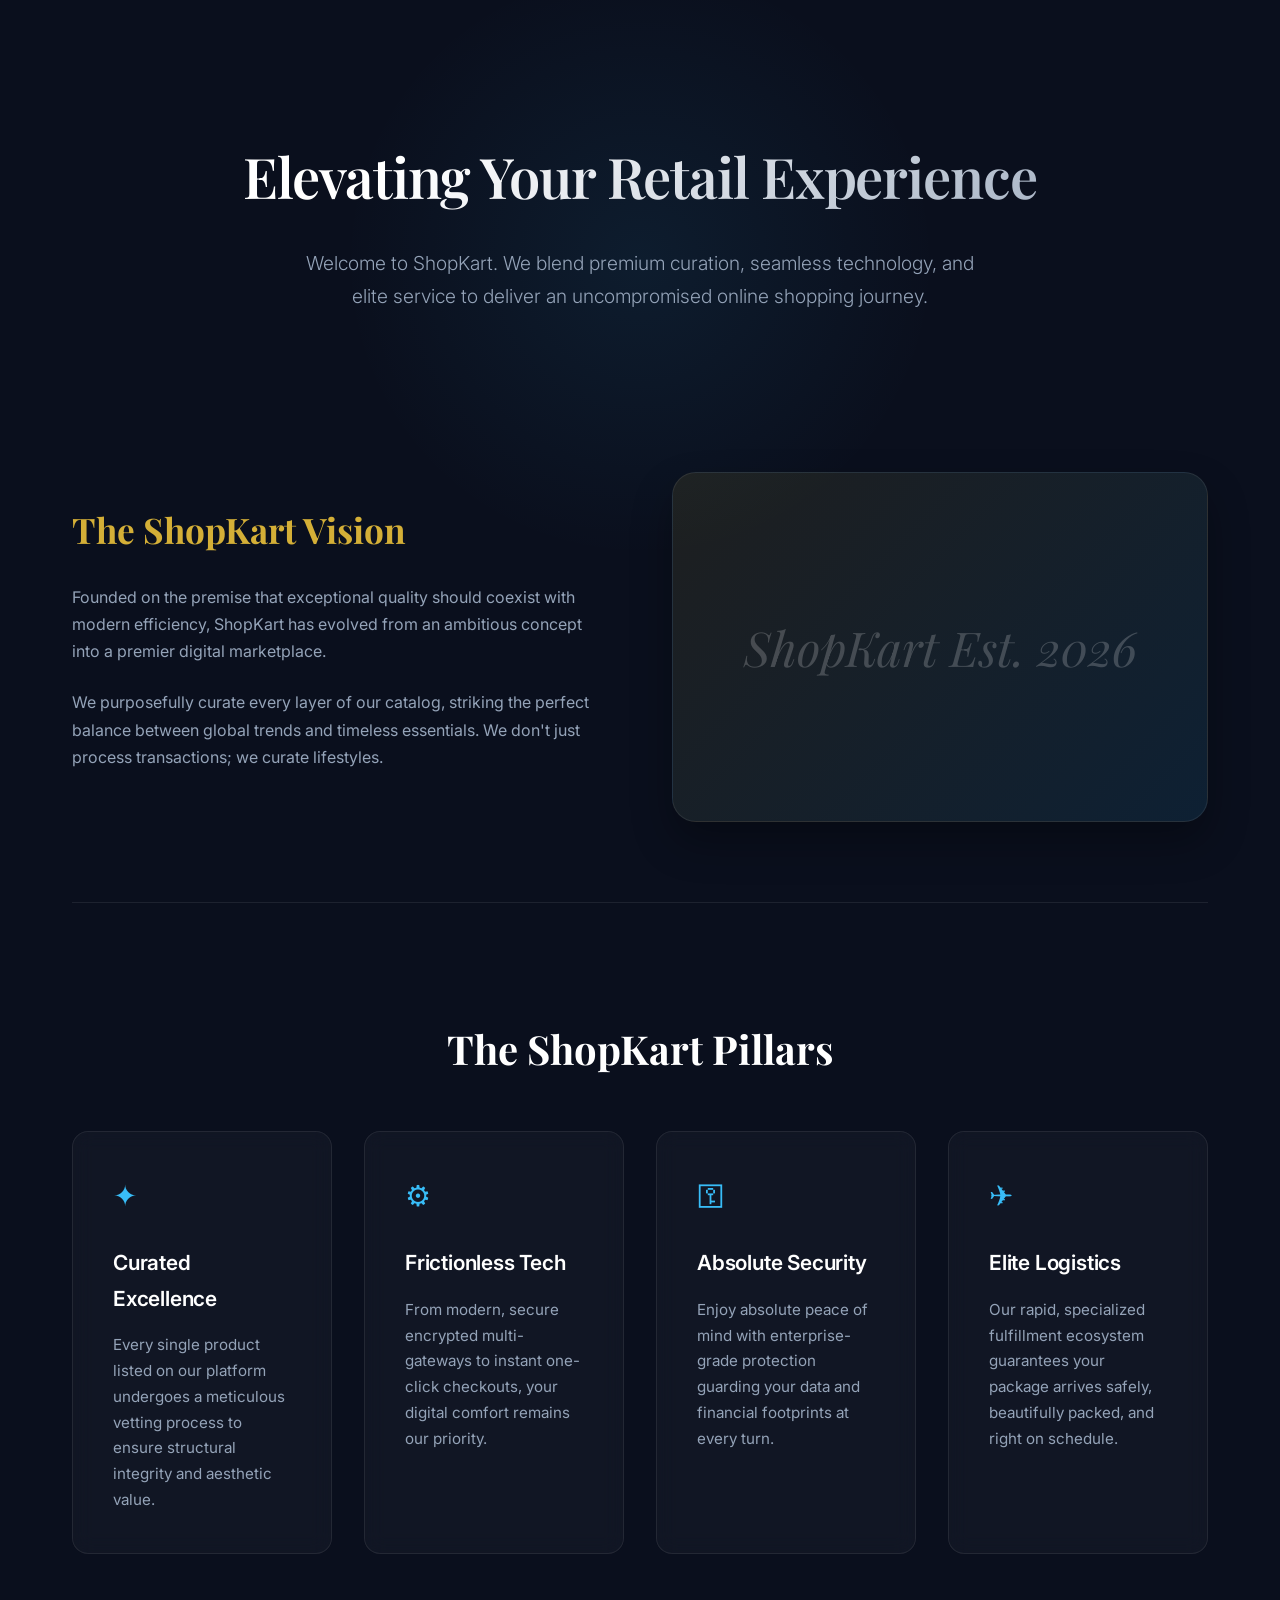
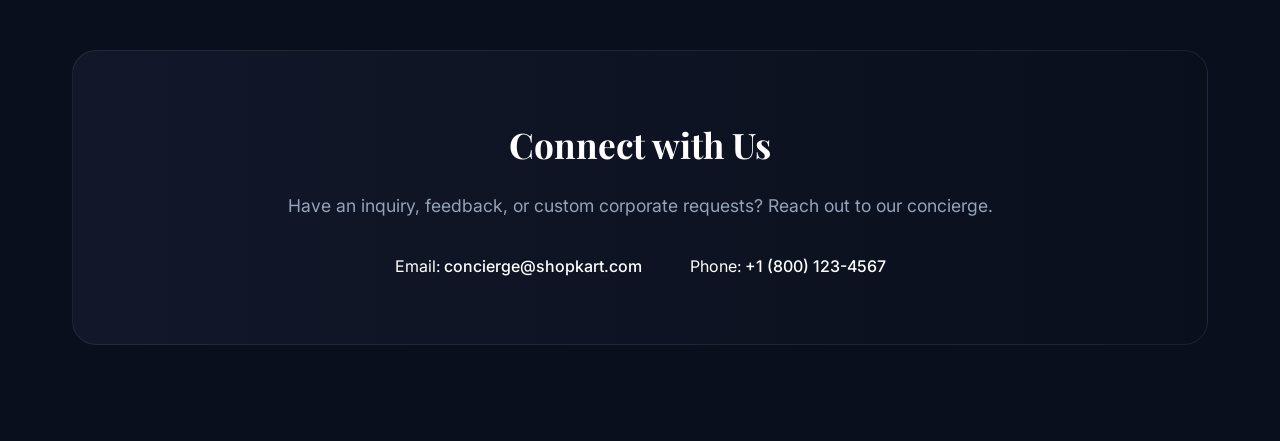
<file: templates/about.html>
<!DOCTYPE html>
<html lang="en">
<head>
    <meta charset="UTF-8">
    <meta name="viewport" content="width=device-width, initial-scale=1.0">
    <title>About Us | ShopKart</title>
    <link rel="preconnect" href="https://fonts.googleapis.com">
    <link rel="preconnect" href="https://fonts.gstatic.com" crossorigin>
    <link href="https://fonts.googleapis.com/css2?family=Inter:wght@300;400;500;600;700&family=Playfair+Display:ital,wght@0,600;1,400&display=swap" rel="stylesheet">
    
    <style>
        /* --- Premium Design Tokens & Reset --- */
        :root {
            --bg-dark: #0a0f1d;
            --bg-card: rgba(255, 255, 255, 0.03);
            --border-color: rgba(255, 255, 255, 0.08);
            --text-primary: #ffffff;
            --text-secondary: #94a3b8;
            --accent-gold: #d4af37;
            --accent-blue: #38bdf8;
            --font-sans: 'Inter', sans-serif;
            --font-serif: 'Playfair Display', serif;
            
        }

        * {
            box-sizing: border-box;
            margin: 0;
            padding: 0;
        }

        body {
            background-color: var(--bg-dark);
            color: var(--text-primary);
            font-family: var(--font-sans);
            line-height: 1.7;
            overflow-x: hidden;
        }

        /* --- Layout Container --- */
        .container {
            max-width: 1200px;
            margin: 0 auto;
            padding: 0 2rem;
        }

        /* --- Hero Section --- */
        .hero {
            text-align: center;
            padding: 8rem 0 5rem 0;
            position: relative;
        }

        .hero::before {
            content: '';
            position: absolute;
            top: -10%;
            left: 50%;
            transform: translateX(-50%);
            width: 600px;
            height: 600px;
            background: radial-gradient(circle, rgba(56, 189, 248, 0.08) 0%, rgba(0,0,0,0) 70%);
            z-index: -1;
            pointer-events: none;
        }

        .hero h1 {
            font-family: var(--font-serif);
            font-size: 3.5rem;
            font-weight: 600;
            letter-spacing: -0.02em;
            margin-bottom: 1.5rem;
            background: linear-gradient(135deg, #fff 30%, var(--text-secondary) 100%);
            background-clip:text;
            -webkit-background-clip: text;
            -webkit-text-fill-color: transparent;
        }

        .hero p {
            font-size: 1.2rem;
            color: var(--text-secondary);
            max-width: 700px;
            margin: 0 auto;
            font-weight: 300;
        }

        /* --- Story / Mission Section --- */
        .story-section {
            padding: 5rem 0;
            display: grid;
            grid-template-columns: 1fr 1fr;
            gap: 4rem;
            align-items: center;
            border-bottom: 1px solid var(--border-color);
        }

        .story-content h2 {
            font-family: var(--font-serif);
            font-size: 2.2rem;
            margin-bottom: 1.5rem;
            color: var(--accent-gold);
        }

        .story-content p {
            color: var(--text-secondary);
            margin-bottom: 1.5rem;
        }

        .story-visual {
            background: linear-gradient(135deg, rgba(212, 175, 55, 0.1) 0%, rgba(56, 189, 248, 0.1) 100%);
            border: 1px solid var(--border-color);
            border-radius: 24px;
            height: 350px;
            display: flex;
            align-items: center;
            justify-content: center;
            font-family: var(--font-serif);
            font-size: 3rem;
            font-style: italic;
            color: rgba(255, 255, 255, 0.2);
            box-shadow: 0 20px 40px rgba(0,0,0,0.3);
        }

        /* --- Grid Features (The Promise) --- */
        .section-title {
            text-align: center;
            font-family: var(--font-serif);
            font-size: 2.5rem;
            margin: 7rem 0 3rem 0;
        }

        .grid {
            display: grid;
            grid-template-columns: repeat(auto-fit, minmax(250px, 1fr));
            gap: 2rem;
            margin-bottom: 5rem;
        }

        .card {
            background: var(--bg-card);
            border: 1px solid var(--border-color);
            border-radius: 16px;
            padding: 2.5rem;
            backdrop-filter: blur(10px);
            transition: all 0.4s cubic-bezier(0.16, 1, 0.3, 1);
        }

        .card:hover {
            transform: translateY(-5px);
            border-color: rgba(56, 189, 248, 0.3);
            background: rgba(255, 255, 255, 0.05);
            box-shadow: 0 15px 30px rgba(0, 0, 0, 0.2);
        }

        .card-icon {
            font-size: 1.8rem;
            color: var(--accent-blue);
            margin-bottom: 1.5rem;
        }

        .card h3 {
            font-size: 1.3rem;
            font-weight: 600;
            margin-bottom: 1rem;
            letter-spacing: -0.01em;
        }

        .card p {
            color: var(--text-secondary);
            font-size: 0.95rem;
        }

        /* --- Contact / Footer Banner --- */
        .cta-banner {
            background: linear-gradient(90deg, rgba(20, 26, 46, 0.8) 0%, rgba(10, 15, 29, 0.8) 100%);
            border: 1px solid var(--border-color);
            border-radius: 24px;
            padding: 4rem;
            text-align: center;
            margin: 6rem 0;
            position: relative;
            overflow: hidden;
        }

        .cta-banner h2 {
            font-family: var(--font-serif);
            font-size: 2.2rem;
            margin-bottom: 1rem;
        }

        .cta-banner p {
            color: var(--text-secondary);
            margin-bottom: 2rem;
            font-size: 1.1rem;
        }

        .contact-details {
            display: flex;
            justify-content: center;
            gap: 3rem;
            flex-wrap: wrap;
        }

        .contact-item a {
            color: var(--text-primary);
            text-decoration: none;
            font-weight: 500;
            transition: color 0.3s ease;
        }

        .contact-item a:hover {
            color: var(--accent-blue);
        }

        /* --- Responsive Breakpoints --- */
        @media (max-width: 968px) {
            .story-section {
                grid-template-columns: 1fr;
                gap: 2.5rem;
            }
            .hero h1 {
                font-size: 2.8rem;
            }
        }

        @media (max-width: 576px) {
            .hero {
                padding: 5rem 0 3rem 0;
            }
            .hero h1 {
                font-size: 2.3rem;
            }
            .cta-banner {
                padding: 2.5rem 1.5rem;
            }
            .contact-details {
                flex-direction: column;
                gap: 1.2rem;
            }
        }
    </style>
</head>
<body>

    <main class="container">
        
        <section class="hero">
            <h1>Elevating Your Retail Experience</h1>
            <p>Welcome to ShopKart. We blend premium curation, seamless technology, and elite service to deliver an uncompromised online shopping journey.</p>
        </section>

        <section class="story-section">
            <div class="story-content">
                <h2>The ShopKart Vision</h2>
                <p>Founded on the premise that exceptional quality should coexist with modern efficiency, ShopKart has evolved from an ambitious concept into a premier digital marketplace.</p>
                <p>We purposefully curate every layer of our catalog, striking the perfect balance between global trends and timeless essentials. We don't just process transactions; we curate lifestyles.</p>
            </div>
            <div class="story-visual">
                ShopKart Est. 2026
            </div>
        </section>

        <h2 class="section-title">The ShopKart Pillars</h2>
        <section class="grid">
            <div class="card">
                <div class="card-icon">✦</div>
                <h3>Curated Excellence</h3>
                <p>Every single product listed on our platform undergoes a meticulous vetting process to ensure structural integrity and aesthetic value.</p>
            </div>
            <div class="card">
                <div class="card-icon">⚙</div>
                <h3>Frictionless Tech</h3>
                <p>From modern, secure encrypted multi-gateways to instant one-click checkouts, your digital comfort remains our priority.</p>
            </div>
            <div class="card">
                <div class="card-icon">⚿</div>
                <h3>Absolute Security</h3>
                <p>Enjoy absolute peace of mind with enterprise-grade protection guarding your data and financial footprints at every turn.</p>
            </div>
            <div class="card">
                <div class="card-icon">✈</div>
                <h3>Elite Logistics</h3>
                <p>Our rapid, specialized fulfillment ecosystem guarantees your package arrives safely, beautifully packed, and right on schedule.</p>
            </div>
        </section>

        <section class="cta-banner">
            <h2>Connect with Us</h2>
            <p>Have an inquiry, feedback, or custom corporate requests? Reach out to our concierge.</p>
            <div class="contact-details">
                <div class="contact-item">
                    <span>Email: </span><a href="mailto:concierge@shopkart.com">concierge@shopkart.com</a>
                </div>
                <div class="contact-item">
                    <span>Phone: </span><a href="tel:+18001234567">+1 (800) 123-4567</a>
                </div>
            </div>
        </section>

    </main>

</body>
</html>
</file>
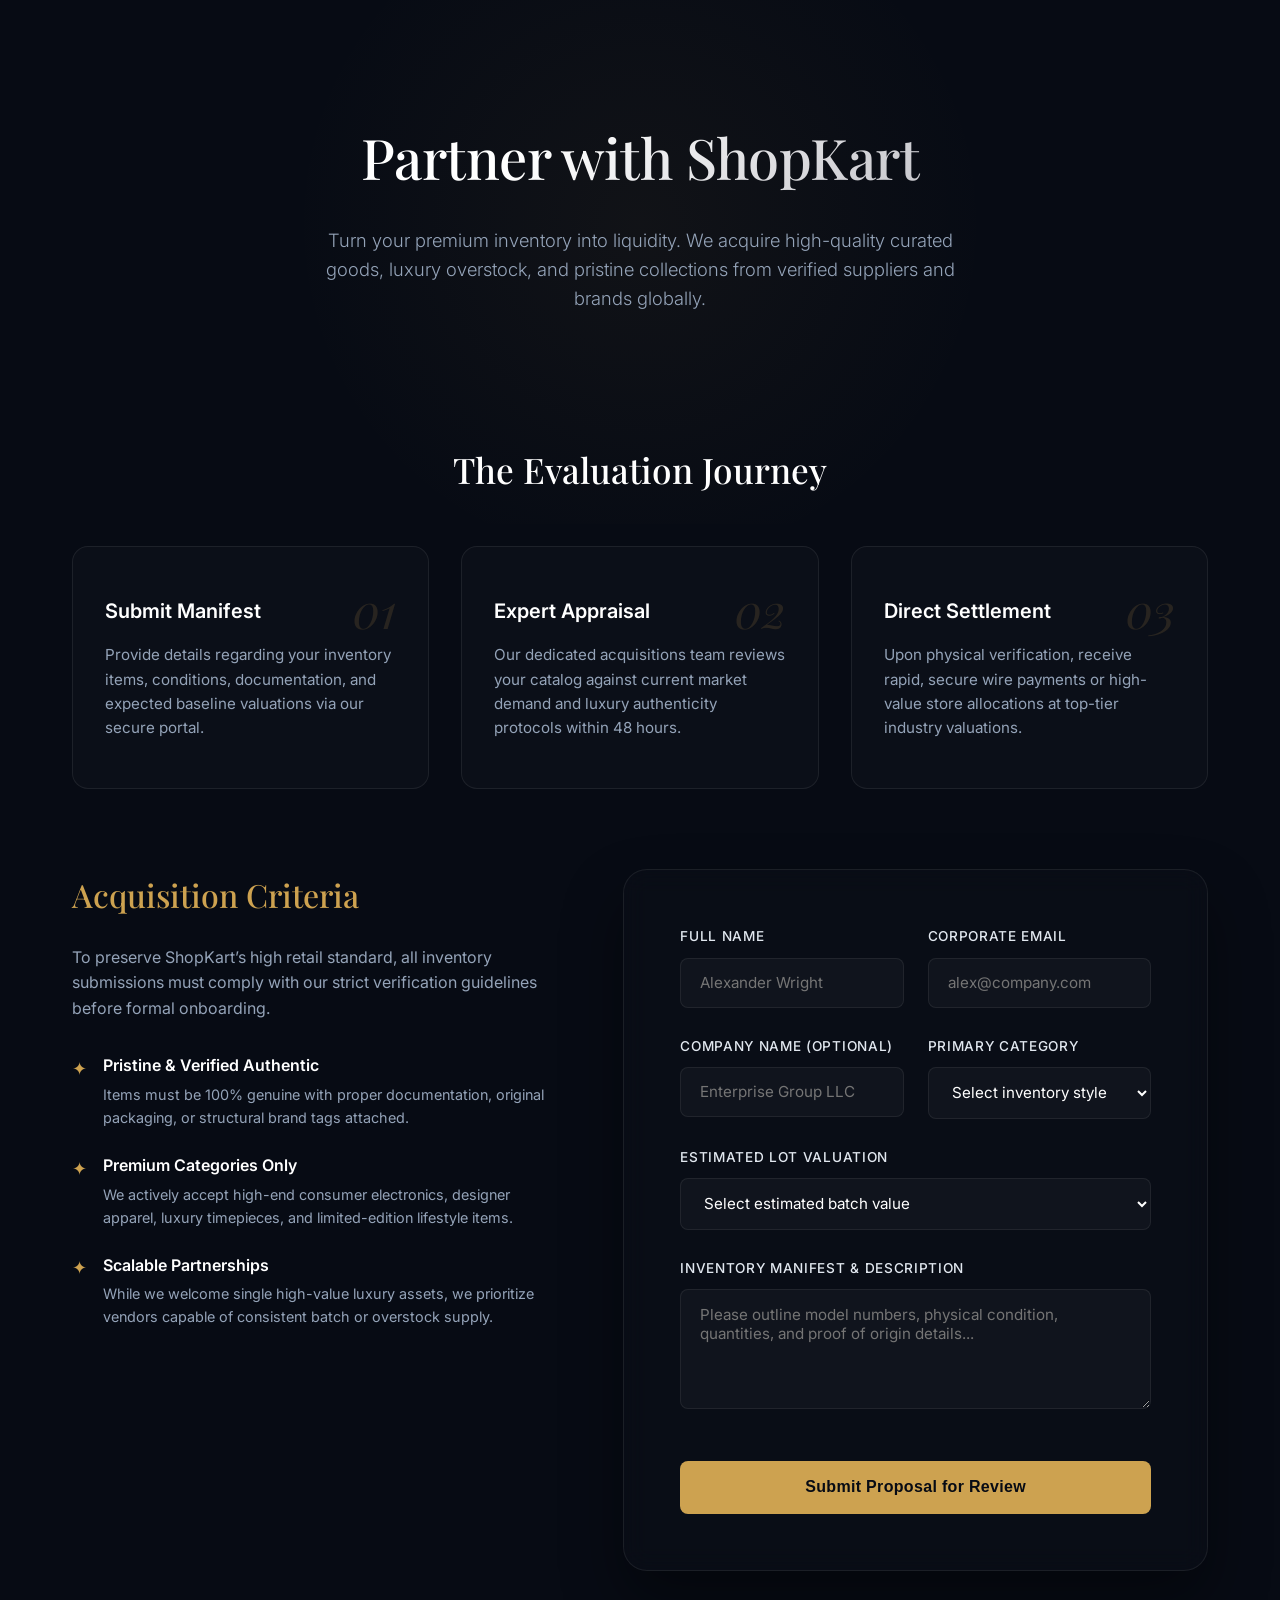
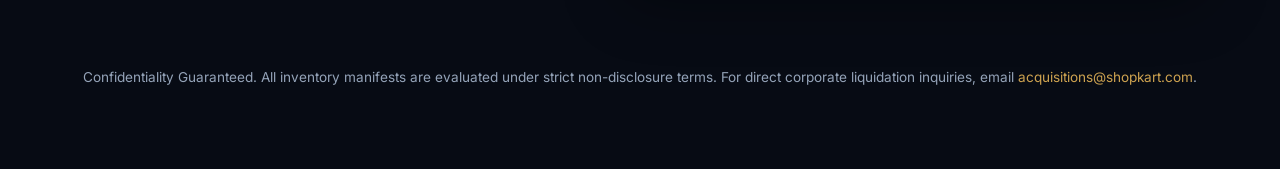
<file: templates/selltous.html>
<!DOCTYPE html>
<html lang="en">
<head>
    <meta charset="UTF-8">
    <meta name="viewport" content="width=device-width, initial-scale=1.0">
    <title>Sell to Us | ShopKart Premium Partner Program</title>
    <link rel="preconnect" href="https://fonts.googleapis.com">
    <link rel="preconnect" href="https://fonts.gstatic.com" crossorigin>
    <link href="https://fonts.googleapis.com/css2?family=Inter:wght@300;400;500;600;700&family=Playfair+Display:ital,wght@0,500;0,600;1,400&display=swap" rel="stylesheet">
    
    <style>
        /* --- Premium Design Architecture --- */
        :root {
            --bg-dark: #070b14;
            --bg-card: rgba(255, 255, 255, 0.02);
            --border-color: rgba(255, 255, 255, 0.07);
            --text-primary: #ffffff;
            --text-secondary: #94a3b8;
            --accent-gold: #cda250;
            --accent-gold-hover: #e5ba69;
            --font-sans: 'Inter', sans-serif;
            --font-serif: 'Playfair Display', serif;
        }

        * {
            box-sizing: border-box;
            margin: 0;
            padding: 0;
        }

        body {
            background-color: var(--bg-dark);
            color: var(--text-primary);
            font-family: var(--font-sans);
            line-height: 1.6;
            overflow-x: hidden;
        }

        .container {
            max-width: 1200px;
            margin: 0 auto;
            padding: 0 2rem;
        }

        /* --- Hero Section --- */
        .hero {
            text-align: center;
            padding: 7rem 0 4rem 0;
            position: relative;
        }

        .hero::before {
            content: '';
            position: absolute;
            top: -20%;
            left: 50%;
            transform: translateX(-50%);
            width: 800px;
            height: 600px;
            background: radial-gradient(circle, rgba(205, 162, 80, 0.05) 0%, rgba(0,0,0,0) 70%);
            z-index: -1;
            pointer-events: none;
        }

        .hero h1 {
            font-family: var(--font-serif);
            font-size: 3.5rem;
            font-weight: 500;
            letter-spacing: -0.01em;
            margin-bottom: 1.5rem;
            
            /* High-End Metallic Text Gradient Definition */
            background: linear-gradient(135deg, #ffffff 40%, #a1a1aa 100%);
            background-clip: text;
            -webkit-background-clip: text;
            color: transparent;
            -webkit-text-fill-color: transparent;
        }

        .hero p {
            font-size: 1.15rem;
            color: var(--text-secondary);
            max-width: 650px;
            margin: 0 auto;
            font-weight: 300;
        }

        /* --- Process Cards Section --- */
        .section-title {
            text-align: center;
            font-family: var(--font-serif);
            font-size: 2.2rem;
            margin: 4rem 0 3rem 0;
            font-weight: 500;
        }

        .process-grid {
            display: grid;
            grid-template-columns: repeat(3, 1fr);
            gap: 2rem;
            margin-bottom: 5rem;
        }

        .process-card {
            background: var(--bg-card);
            border: 1px solid var(--border-color);
            border-radius: 16px;
            padding: 3rem 2rem;
            position: relative;
            transition: all 0.4s cubic-bezier(0.16, 1, 0.3, 1);
        }

        .process-card:hover {
            border-color: rgba(205, 162, 80, 0.25);
            background: rgba(255, 255, 255, 0.04);
            transform: translateY(-4px);
        }

        .step-number {
            font-family: var(--font-serif);
            font-size: 3rem;
            font-style: italic;
            color: rgba(205, 162, 80, 0.15);
            position: absolute;
            top: 1.5rem;
            right: 2rem;
        }

        .process-card h3 {
            font-size: 1.25rem;
            font-weight: 600;
            margin-bottom: 1rem;
            color: #ffffff;
        }

        .process-card p {
            color: var(--text-secondary);
            font-size: 0.95rem;
        }

        /* --- Split Layout: Guidelines & Interactive Form --- */
        .main-layout {
            display: grid;
            grid-template-columns: 1fr 1.2fr;
            gap: 4rem;
            margin-bottom: 6rem;
            align-items: start;
        }

        .info-panel h2 {
            font-family: var(--font-serif);
            font-size: 2rem;
            margin-bottom: 1.5rem;
            color: var(--accent-gold);
            font-weight: 500;
        }

        .info-panel p {
            color: var(--text-secondary);
            margin-bottom: 2rem;
            font-size: 1rem;
        }

        .criteria-list {
            list-style: none;
        }

        .criteria-item {
            display: flex;
            align-items: flex-start;
            margin-bottom: 1.5rem;
        }

        .criteria-icon {
            color: var(--accent-gold);
            margin-right: 1rem;
            font-size: 1.1rem;
            margin-top: 0.1rem;
        }

        .criteria-text h4 {
            font-size: 1rem;
            font-weight: 600;
            margin-bottom: 0.25rem;
        }

        .criteria-text p {
            font-size: 0.9rem;
            margin-bottom: 0;
        }

        /* --- Premium Input Form UI --- */
        .form-container {
            background: rgba(255, 255, 255, 0.01);
            border: 1px solid var(--border-color);
            border-radius: 24px;
            padding: 3.5rem;
            backdrop-filter: blur(12px);
            box-shadow: 0 30px 60px rgba(0,0,0,0.4);
        }

        .form-group {
            margin-bottom: 1.75rem;
        }

        .form-row {
            display: grid;
            grid-template-columns: 1fr 1fr;
            gap: 1.5rem;
        }

        .form-label {
            display: block;
            font-size: 0.85rem;
            font-weight: 500;
            text-transform: uppercase;
            letter-spacing: 0.05em;
            margin-bottom: 0.6rem;
            color: #e2e8f0;
        }

        .form-input, .form-textarea, .form-select {
            width: 100%;
            background: rgba(255, 255, 255, 0.03);
            border: 1px solid var(--border-color);
            border-radius: 8px;
            padding: 0.9rem 1.2rem;
            color: #ffffff;
            font-family: var(--font-sans);
            font-size: 0.95rem;
            transition: all 0.3s ease;
        }

        .form-input:focus, .form-textarea:focus, .form-select:focus {
            outline: none;
            border-color: var(--accent-gold);
            background: rgba(255, 255, 255, 0.06);
            box-shadow: 0 0 0 1px var(--accent-gold);
        }

        .form-textarea {
            resize: vertical;
            min-height: 120px;
        }

        .form-select option {
            background: #0f1422;
            color: #ffffff;
        }

        .submit-btn {
            width: 100%;
            background: var(--accent-gold);
            color: #070b14;
            border: none;
            border-radius: 8px;
            padding: 1.1rem;
            font-size: 1rem;
            font-weight: 600;
            letter-spacing: 0.02em;
            cursor: pointer;
            transition: all 0.3s ease;
            margin-top: 1rem;
        }

        .submit-btn:hover {
            background: var(--accent-gold-hover);
            transform: translateY(-1px);
            box-shadow: 0 10px 20px rgba(205, 162, 80, 0.15);
        }

        /* --- Bottom Footer Confidentiality Note --- */
        .footer-note {
            text-align: center;
            color: var(--text-secondary);
            font-size: 0.85rem;
            margin-bottom: 5rem;
        }

        /* --- Clean Responsive Adaptation --- */
        @media (max-width: 992px) {
            .main-layout {
                grid-template-columns: 1fr;
                gap: 3rem;
            }
            .process-grid {
                grid-template-columns: 1fr;
                gap: 1.5rem;
            }
            .hero h1 {
                font-size: 2.8rem;
            }
        }

        @media (max-width: 576px) {
            .form-row {
                grid-template-columns: 1fr;
                gap: 1.75rem;
            }
            .form-container {
                padding: 2rem 1.5rem;
            }
            .hero {
                padding: 5rem 0 3rem 0;
            }
        }
    </style>
</head>
<body>

    <main class="container">
        
        <section class="hero">
            <h1>Partner with ShopKart</h1>
            <p>Turn your premium inventory into liquidity. We acquire high-quality curated goods, luxury overstock, and pristine collections from verified suppliers and brands globally.</p>
        </section>

        <h2 class="section-title">The Evaluation Journey</h2>
        <section class="process-grid">
            <div class="process-card">
                <span class="step-number">01</span>
                <h3>Submit Manifest</h3>
                <p>Provide details regarding your inventory items, conditions, documentation, and expected baseline valuations via our secure portal.</p>
            </div>
            <div class="process-card">
                <span class="step-number">02</span>
                <h3>Expert Appraisal</h3>
                <p>Our dedicated acquisitions team reviews your catalog against current market demand and luxury authenticity protocols within 48 hours.</p>
            </div>
            <div class="process-card">
                <span class="step-number">03</span>
                <h3>Direct Settlement</h3>
                <p>Upon physical verification, receive rapid, secure wire payments or high-value store allocations at top-tier industry valuations.</p>
            </div>
        </section>

        <div class="main-layout">
            
            <section class="info-panel">
                <h2>Acquisition Criteria</h2>
                <p>To preserve ShopKart’s high retail standard, all inventory submissions must comply with our strict verification guidelines before formal onboarding.</p>
                
                <ul class="criteria-list">
                    <li class="criteria-item">
                        <span class="criteria-icon">✦</span>
                        <div class="criteria-text">
                            <h4>Pristine & Verified Authentic</h4>
                            <p>Items must be 100% genuine with proper documentation, original packaging, or structural brand tags attached.</p>
                        </div>
                    </li>
                    <li class="criteria-item">
                        <span class="criteria-icon">✦</span>
                        <div class="criteria-text">
                            <h4>Premium Categories Only</h4>
                            <p>We actively accept high-end consumer electronics, designer apparel, luxury timepieces, and limited-edition lifestyle items.</p>
                        </div>
                    </li>
                    <li class="criteria-item">
                        <span class="criteria-icon">✦</span>
                        <div class="criteria-text">
                            <h4>Scalable Partnerships</h4>
                            <p>While we welcome single high-value luxury assets, we prioritize vendors capable of consistent batch or overstock supply.</p>
                        </div>
                    </li>
                </ul>
            </section>

            <section class="form-container">
                <form action="#" method="POST" onsubmit="event.preventDefault();">
                    
                    <div class="form-row">
                        <div class="form-group">
                            <label class="form-label">Full Name</label>
                            <input type="text" class="form-input" placeholder="Alexander Wright" required>
                        </div>
                        <div class="form-group">
                            <label class="form-label">Corporate Email</label>
                            <input type="email" class="form-input" placeholder="alex@company.com" required>
                        </div>
                    </div>

                    <div class="form-row">
                        <div class="form-group">
                            <label class="form-label">Company Name (Optional)</label>
                            <input type="text" class="form-input" placeholder="Enterprise Group LLC">
                        </div>
                        <div class="form-group">
                            <label class="form-label">Primary Category</label>
                            <select class="form-select" required>
                                <option value="" disabled selected>Select inventory style</option>
                                <option value="electronics">Premium Electronics</option>
                                <option value="apparel">Luxury Fashion & Apparel</option>
                                <option value="watches">Timepieces & Fine Jewelry</option>
                                <option value="other">Limited Lifestyle / Other</option>
                            </select>
                        </div>
                    </div>

                    <div class="form-group">
                        <label class="form-label">Estimated Lot Valuation</label>
                        <select class="form-select" required>
                            <option value="" disabled selected>Select estimated batch value</option>
                            <option value="tier1">$1,000 - $5,000</option>
                            <option value="tier2">$5,000 - $25,000</option>
                            <option value="tier3">$25,000 - $100,000</option>
                            <option value="tier4">$100,000+</option>
                        </select>
                    </div>

                    <div class="form-group">
                        <label class="form-label">Inventory Manifest & Description</label>
                        <textarea class="form-textarea" placeholder="Please outline model numbers, physical condition, quantities, and proof of origin details..." required></textarea>
                    </div>

                    <button type="submit" class="submit-btn">Submit Proposal for Review</button>
                </form>
            </section>
        </div>

        <div class="footer-note">
            Confidentiality Guaranteed. All inventory manifests are evaluated under strict non-disclosure terms. For direct corporate liquidation inquiries, email <a href="mailto:acquisitions@shopkart.com" style="color: var(--accent-gold); text-decoration: none;">acquisitions@shopkart.com</a>.
        </div>

    </main>

</body>
</html>
</file>
